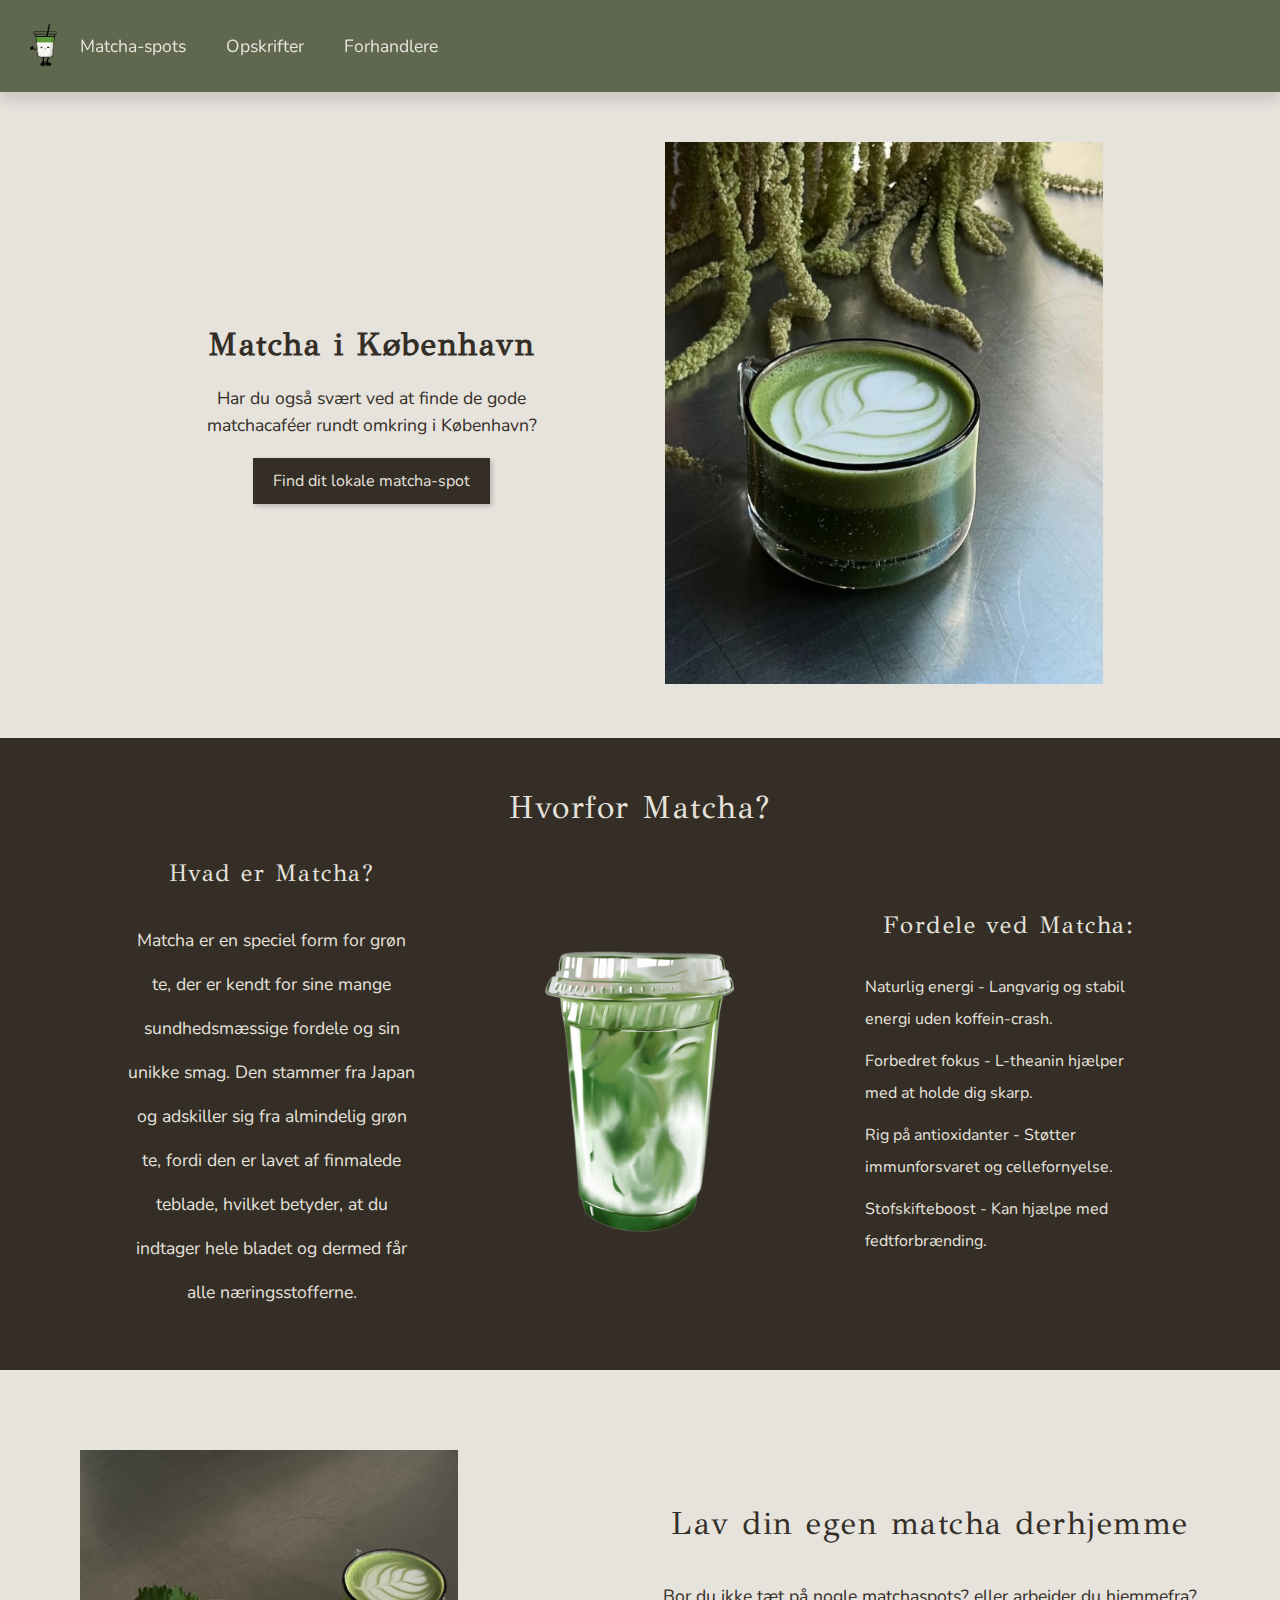
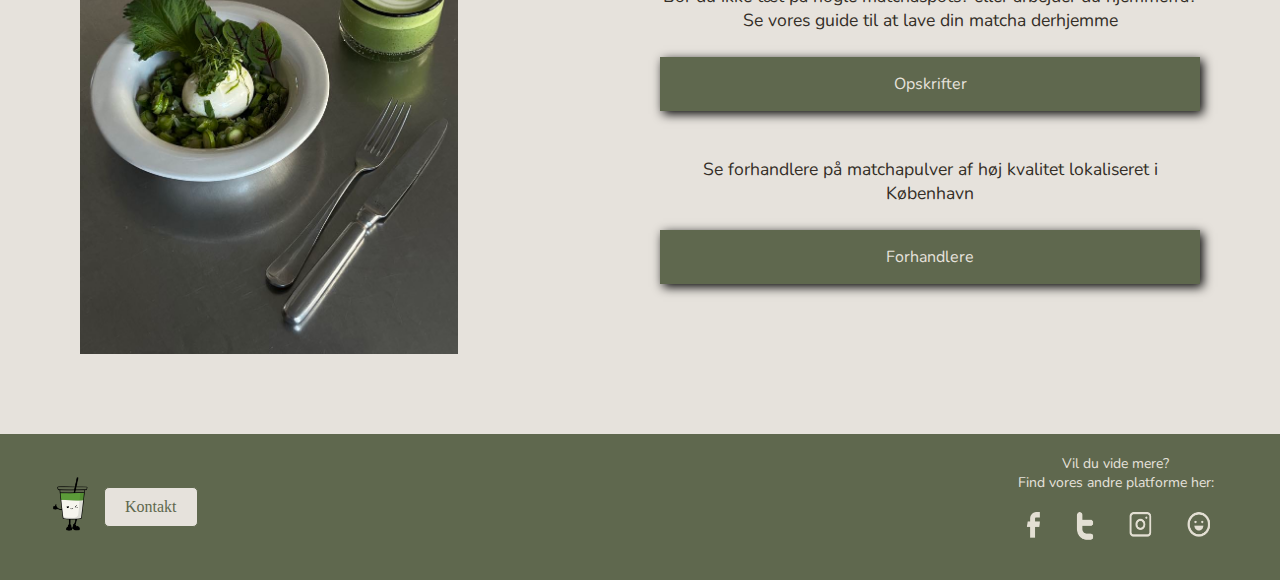
<file: html/index.html>
<!DOCTYPE html>
<html lang="da">
  <head>
    <meta charset="UTF-8" />
    <meta name="viewport" content="width=device-width, initial-scale=1.0" />
    <meta name="robots" content="noindex" />
    <link rel="stylesheet" href="../css/general.css" />
    <link rel="stylesheet" href="../css/layout.css" />
    <title>Matchaguiden</title>
    <link rel="icon" type="image/png" href="../images/logo.png" />
  </head>
  <body class="body_index">
    <header>
      <nav class="nav">
        <div class="logo">
          <a href="index.html"><img src="../images/logo.png" alt="logo" /></a>
        </div>
        <ul class="menu">
          <li><a href="matcha-spots.html">Matcha-spots</a></li>
          <li><a href="opskrifter.html">Opskrifter</a></li>
          <li><a href="forhandlere.html">Forhandlere</a></li>
        </ul>
        <div class="burger">
          <div class="line"></div>
          <div class="line"></div>
          <div class="line"></div>
        </div>
      </nav>
    </header>
    <script src="menu.js"></script>
    <main>
      <section class="forside_1">
        <div class="forside_1_text">
          <h1>Matcha i København</h1>
          <p>Har du også svært ved at finde de gode matchacaféer rundt omkring i København?</p>
          <a class="knap_1" href="matcha-spots.html">Find dit lokale matcha-spot</a>
        </div>
        <div class="forside_1_image">
          <img src="../images/479908985_1154043099602983_991621589500166492_n.jpg" alt="Matcha latte i København" />
        </div>
      </section>
      <section class="forside_2">
        <h2>Hvorfor Matcha?</h2>
        <div class="forside_2_container">
          <div class="text-box">
            <h3>Hvad er Matcha?</h3>
            <p>
              Matcha er en speciel form for grøn te, der er kendt for sine mange sundhedsmæssige fordele og sin unikke
              smag. Den stammer fra Japan og adskiller sig fra almindelig grøn te, fordi den er lavet af finmalede
              teblade, hvilket betyder, at du indtager hele bladet og dermed får alle næringsstofferne.
            </p>
          </div>
          <div class="image-box">
            <img src="../images/Screenshot 2025-03-16 at 15,39,53_processed.png" alt="iced matcha" />
          </div>
          <div class="text-box">
            <h3>Fordele ved Matcha:</h3>
            <ul>
              <li>Naturlig energi - Langvarig og stabil energi uden koffein-crash.</li>
              <li>Forbedret fokus - L-theanin hjælper med at holde dig skarp.</li>
              <li>Rig på antioxidanter - Støtter immunforsvaret og cellefornyelse.</li>
              <li>Stofskifteboost - Kan hjælpe med fedtforbrænding.</li>
            </ul>
          </div>
        </div>
      </section>
      <section class="forside_3">
        <div>
          <h2>Lav din egen matcha derhjemme</h2>
          <p>
            Bor du ikke tæt på nogle matchaspots? eller arbejder du hjemmefra? Se vores guide til at lave din matcha
            derhjemme
          </p>
          <a class="knap_2" href="opskrifter.html">Opskrifter</a>
          <p>Se forhandlere på matchapulver af høj kvalitet lokaliseret i København</p>
          <a class="knap_3" href="forhandlere.html">Forhandlere</a>
        </div>
        <img src="../images/02d09325-f557-4f73-a9c9-7eb039e2a59d.jpeg" alt="Matcha og ret" />
      </section>
    </main>
    <footer class="footer">
      <div class="footer-left">
        <a href="index.html"><img src="../images/logo.png" /></a>
        <a href="#kontakt" class="button">Kontakt</a>
      </div>
      <div class="footer-right">
        <p>Vil du vide mere? <br />Find vores andre platforme her:</p>
        <img src="../images/socials.png" alt="sociale medier" />
      </div>
    </footer>
  </body>
</html>
</file>
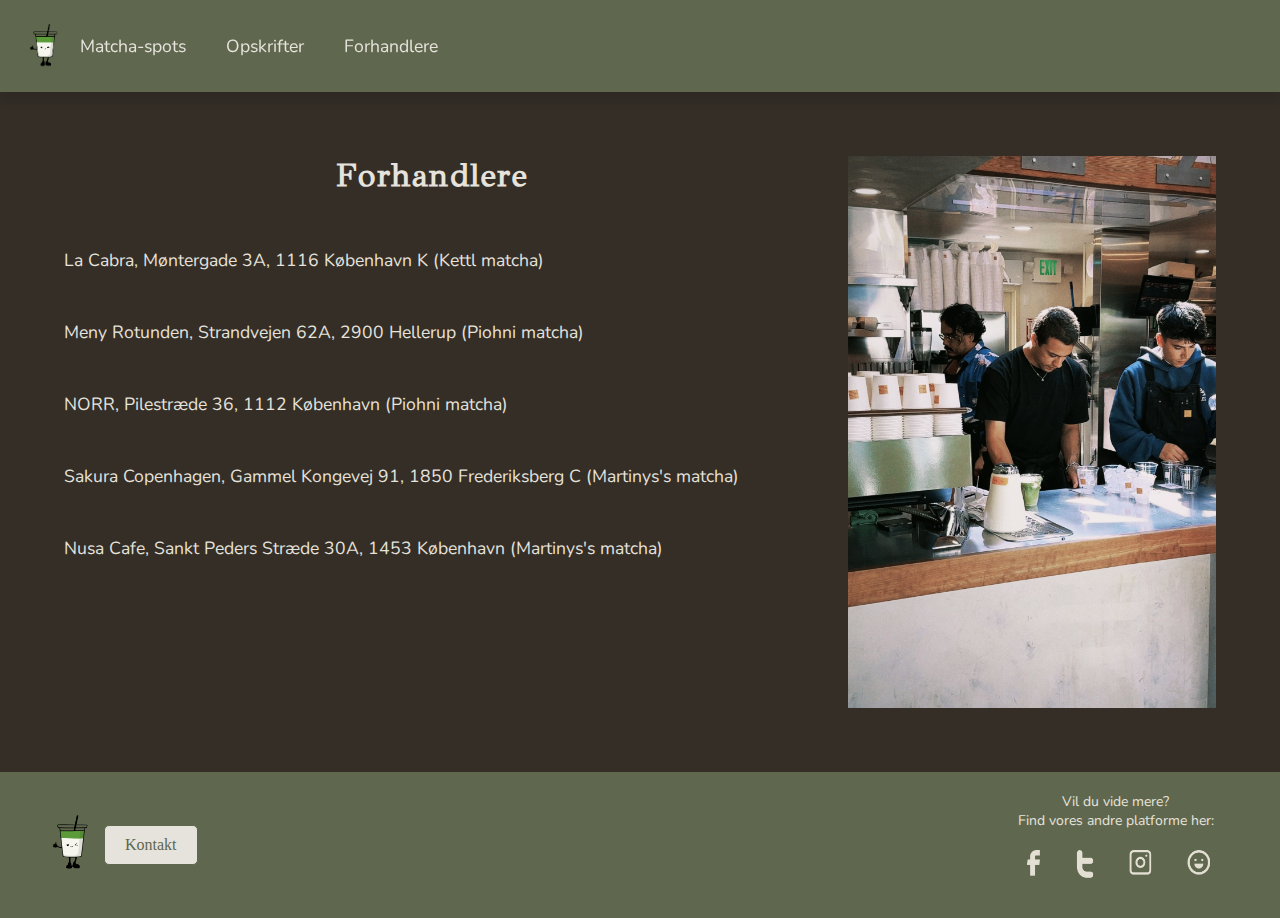
<file: html/forhandlere.html>
<!DOCTYPE html>
<html lang="da">
  <head>
    <meta charset="UTF-8" />
    <meta name="viewport" content="width=device-width, initial-scale=1.0" />
    <meta name="robots" content="noindex" />
    <link rel="stylesheet" href="../css/general.css" />
    <link rel="stylesheet" href="../css/layout.css" />
    <title>Matchaguiden</title>
    <link rel="icon" type="image/png" href="../images/logo.png" />
  </head>
  <body class="body_forhandlere">
    <header>
      <nav class="nav">
        <div class="logo">
          <a href="index.html"><img src="../images/logo.png" alt="logo" /></a>
        </div>
        <ul class="menu">
          <li><a href="matcha-spots.html">Matcha-spots</a></li>
          <li><a href="opskrifter.html">Opskrifter</a></li>
          <li><a href="forhandlere.html">Forhandlere</a></li>
        </ul>
        <div class="burger">
          <div class="line"></div>
          <div class="line"></div>
          <div class="line"></div>
        </div>
      </nav>
    </header>
    <script src="menu.js"></script>
    <main>
      <section class="forhandlere_1">
        <div>
        <h1>Forhandlere</h1>
        <p>
          <ul>
            <li>La Cabra, Møntergade 3A, 1116 København K (Kettl matcha)</li>
            <li>Meny Rotunden, Strandvejen 62A, 2900 Hellerup (Piohni matcha)</li>
            <li>NORR, Pilestræde 36, 1112 København (Piohni matcha)</li>
            <li>Sakura Copenhagen, Gammel Kongevej 91, 1850 Frederiksberg C (Martinys's matcha)</li>
            <li>Nusa Cafe, Sankt Peders Stræde 30A, 1453 København (Martinys's matcha)</li>
          </ul>
        </p>
      </div>
        <img src="../images/2025-03-06 122806.901.JPG" alt="Barista på matchacafé">
    </section>
    </main>
    <footer class="footer">
      <div class="footer-left">
        <a href="index.html"><img src="../images/logo.png" alt="logo" /></a>
        <a href="#kontakt" class="button">Kontakt</a>
      </div>
      <div class="footer-right">
        <p>Vil du vide mere? <br />Find vores andre platforme her:</p>
        <img src="../images/socials.png" alt="sociale medier" />
      </div>
    </footer>
  </body>
</html>
</file>
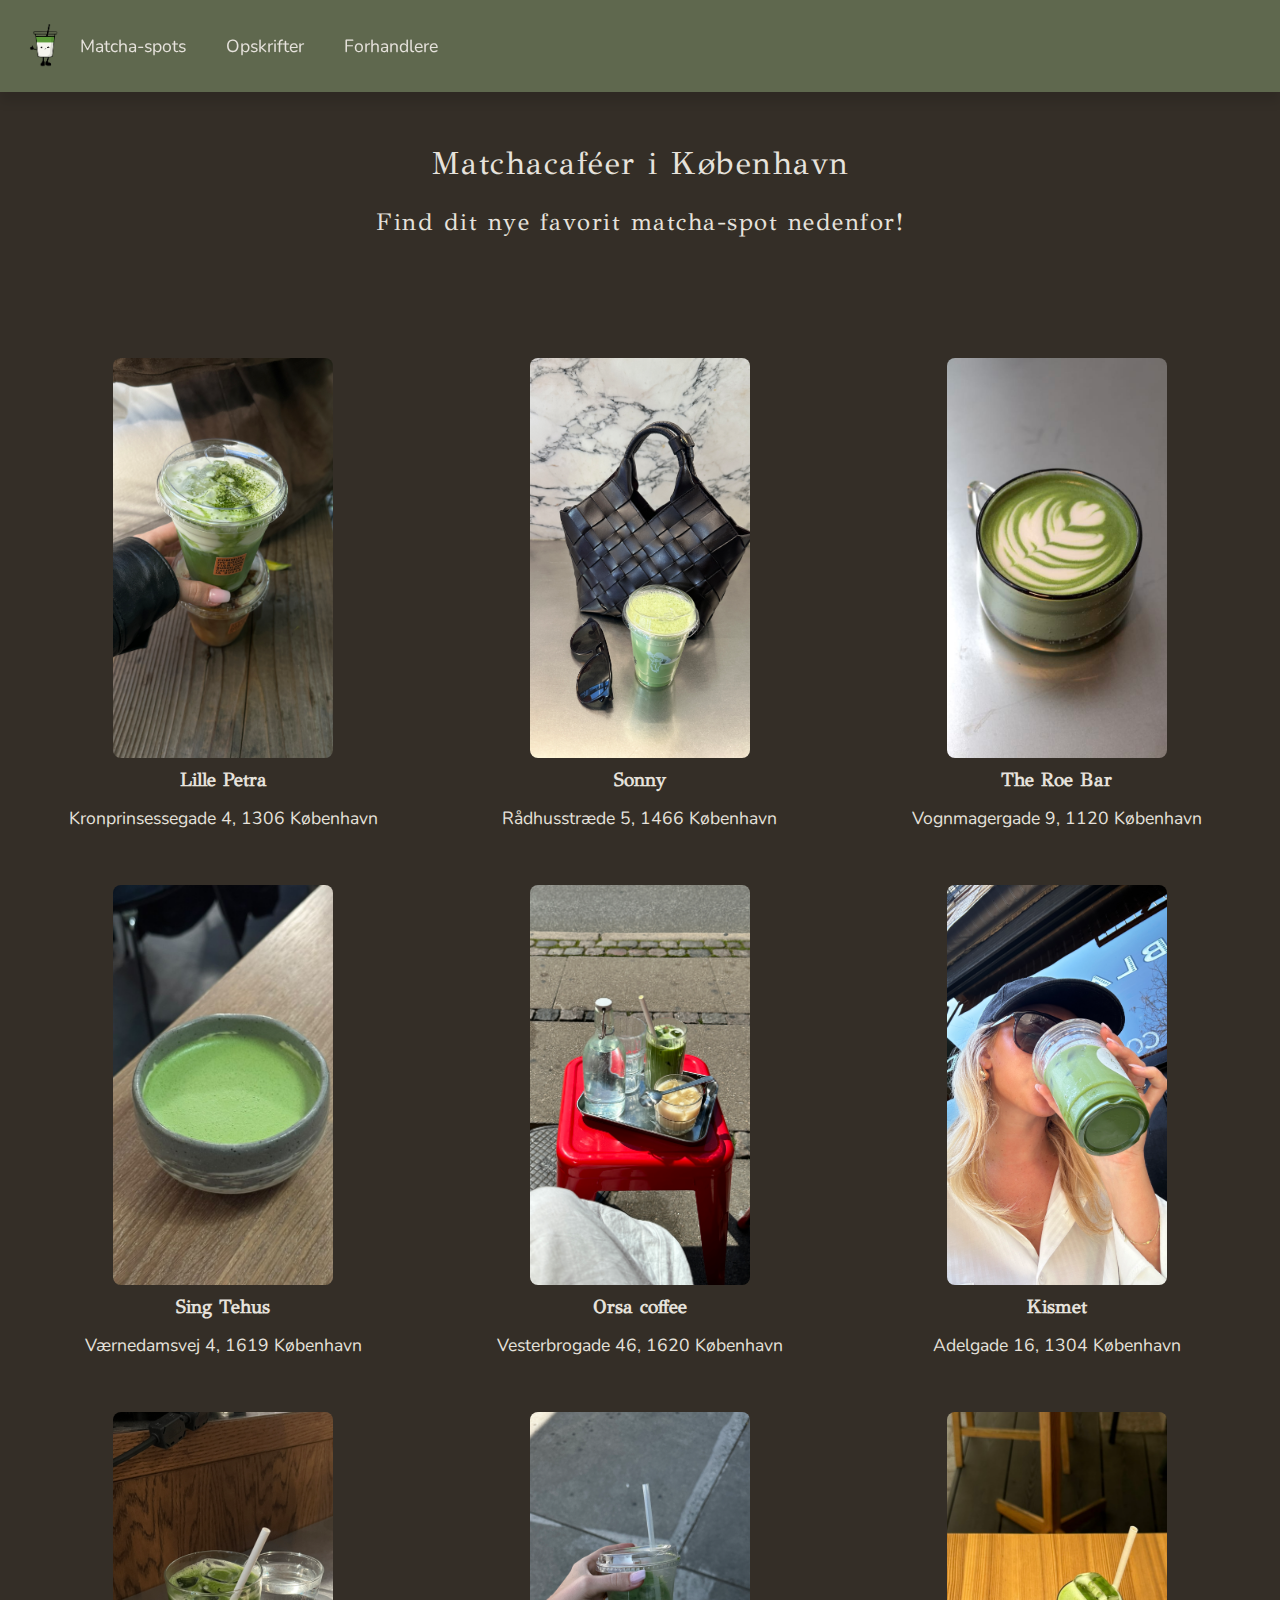
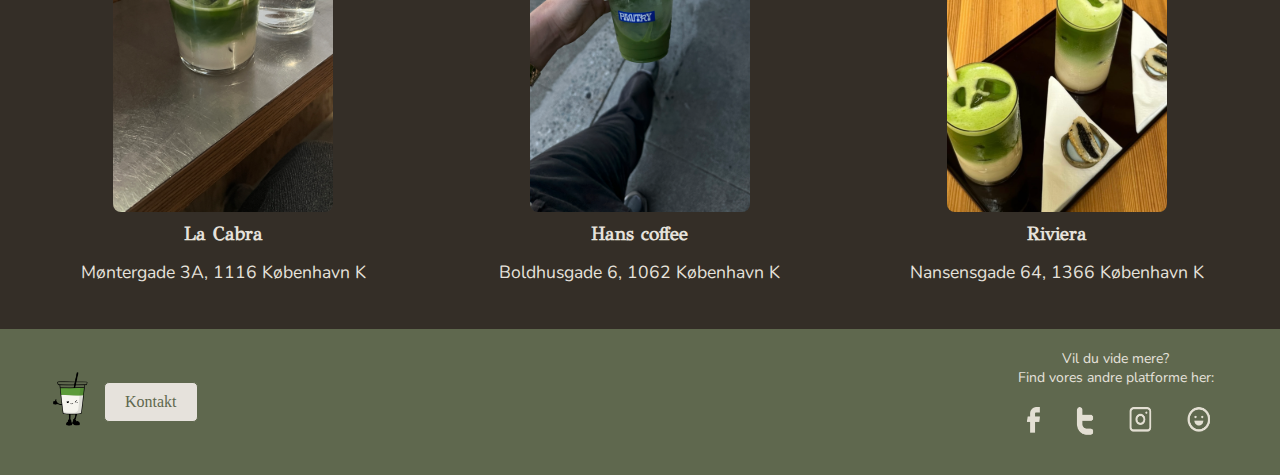
<file: html/matcha-spots.html>
<!DOCTYPE html>
<html lang="da">
  <head>
    <meta charset="UTF-8" />
    <meta name="viewport" content="width=device-width, initial-scale=1.0" />
    <meta name="robots" content="noindex" />
    <link rel="stylesheet" href="../css/general.css" />
    <link rel="stylesheet" href="../css/layout.css" />
    <title>Matchaguiden</title>
    <link rel="icon" type="image/png" href="../images/logo.png" />
  </head>
  <body class="body_matchaspots">
    <header>
      <nav class="nav">
        <div class="logo">
          <a href="index.html"><img src="../images/logo.png" alt="logo" /></a>
        </div>
        <ul class="menu">
          <li><a href="matcha-spots.html">Matcha-spots</a></li>
          <li><a href="opskrifter.html">Opskrifter</a></li>
          <li><a href="forhandlere.html">Forhandlere</a></li>
        </ul>
        <div class="burger">
          <div class="line"></div>
          <div class="line"></div>
          <div class="line"></div>
        </div>
      </nav>
    </header>
    <script src="menu.js"></script>
    <main>
      <section class="intro">
        <h1>Matchacaféer i København</h1>
        <h2>Find dit nye favorit matcha-spot nedenfor!</h2>
      </section>
      <section class="matchaspots">
        <div class="matcha-spots">
          <img src="../images/IMG_0615.jpg" alt="Matcha på Lille Petra" />
          <h4>Lille Petra</h4>
          <p>Kronprinsessegade 4, 1306 København</p>
        </div>
        <div class="matcha-spots">
          <img src="../images/IMG_7368.JPG" alt="Matcha på Sonny" />
          <h4>Sonny</h4>
          <p>Rådhusstræde 5, 1466 København</p>
        </div>
        <div class="matcha-spots">
          <img src="../images/7afaf6fe-9ab1-4a50-a6fc-8c54c18d7c0e.jpeg" alt="Matcha på The Roe Bar" />
          <h4>The Roe Bar</h4>
          <p>Vognmagergade 9, 1120 København</p>
        </div>
        <div class="matcha-spots">
          <img src="../images/480045183_518030324664327_4390111898925581853_n.jpg" alt="Matcha på Sing Tehus" />
          <h4>Sing Tehus</h4>
          <p>Værnedamsvej 4, 1619 København</p>
        </div>
        <div class="matcha-spots">
          <img src="../images/IMG_3318.jpg" alt="Matcha på Orsa coffee" />
          <h4>Orsa coffee</h4>
          <p>Vesterbrogade 46, 1620 København</p>
        </div>
        <div class="matcha-spots">
          <img src="../images/IMG_1712.jpg" alt="Matcha på Kismet" />
          <h4>Kismet</h4>
          <p>Adelgade 16, 1304 København</p>
        </div>
        <div class="matcha-spots">
          <img src="../images/IMG_3646.JPG" alt="Matcha på La Cabra" />
          <h4>La Cabra</h4>
          <p>Møntergade 3A, 1116 København K</p>
        </div>
        <div class="matcha-spots">
          <img src="../images/IMG_0457.jpg" alt="Matcha på Hans coffee" />
          <h4>Hans coffee</h4>
          <p>Boldhusgade 6, 1062 København K</p>
        </div>
        <div class="matcha-spots">
          <img src="../images/IMG_5336.jpg" alt="Matcha på Riviera" />
          <h4>Riviera</h4>
          <p>Nansensgade 64, 1366 København K</p>
        </div>
      </section>
    </main>
    <footer class="footer">
      <div class="footer-left">
        <a href="index.html"><img src="../images/logo.png" alt="logo" /></a>
        <a href="#kontakt" class="button">Kontakt</a>
      </div>
      <div class="footer-right">
        <p>Vil du vide mere? <br />Find vores andre platforme her:</p>
        <img src="../images/socials.png" alt="sociale medier" />
      </div>
    </footer>
  </body>
</html>
</file>
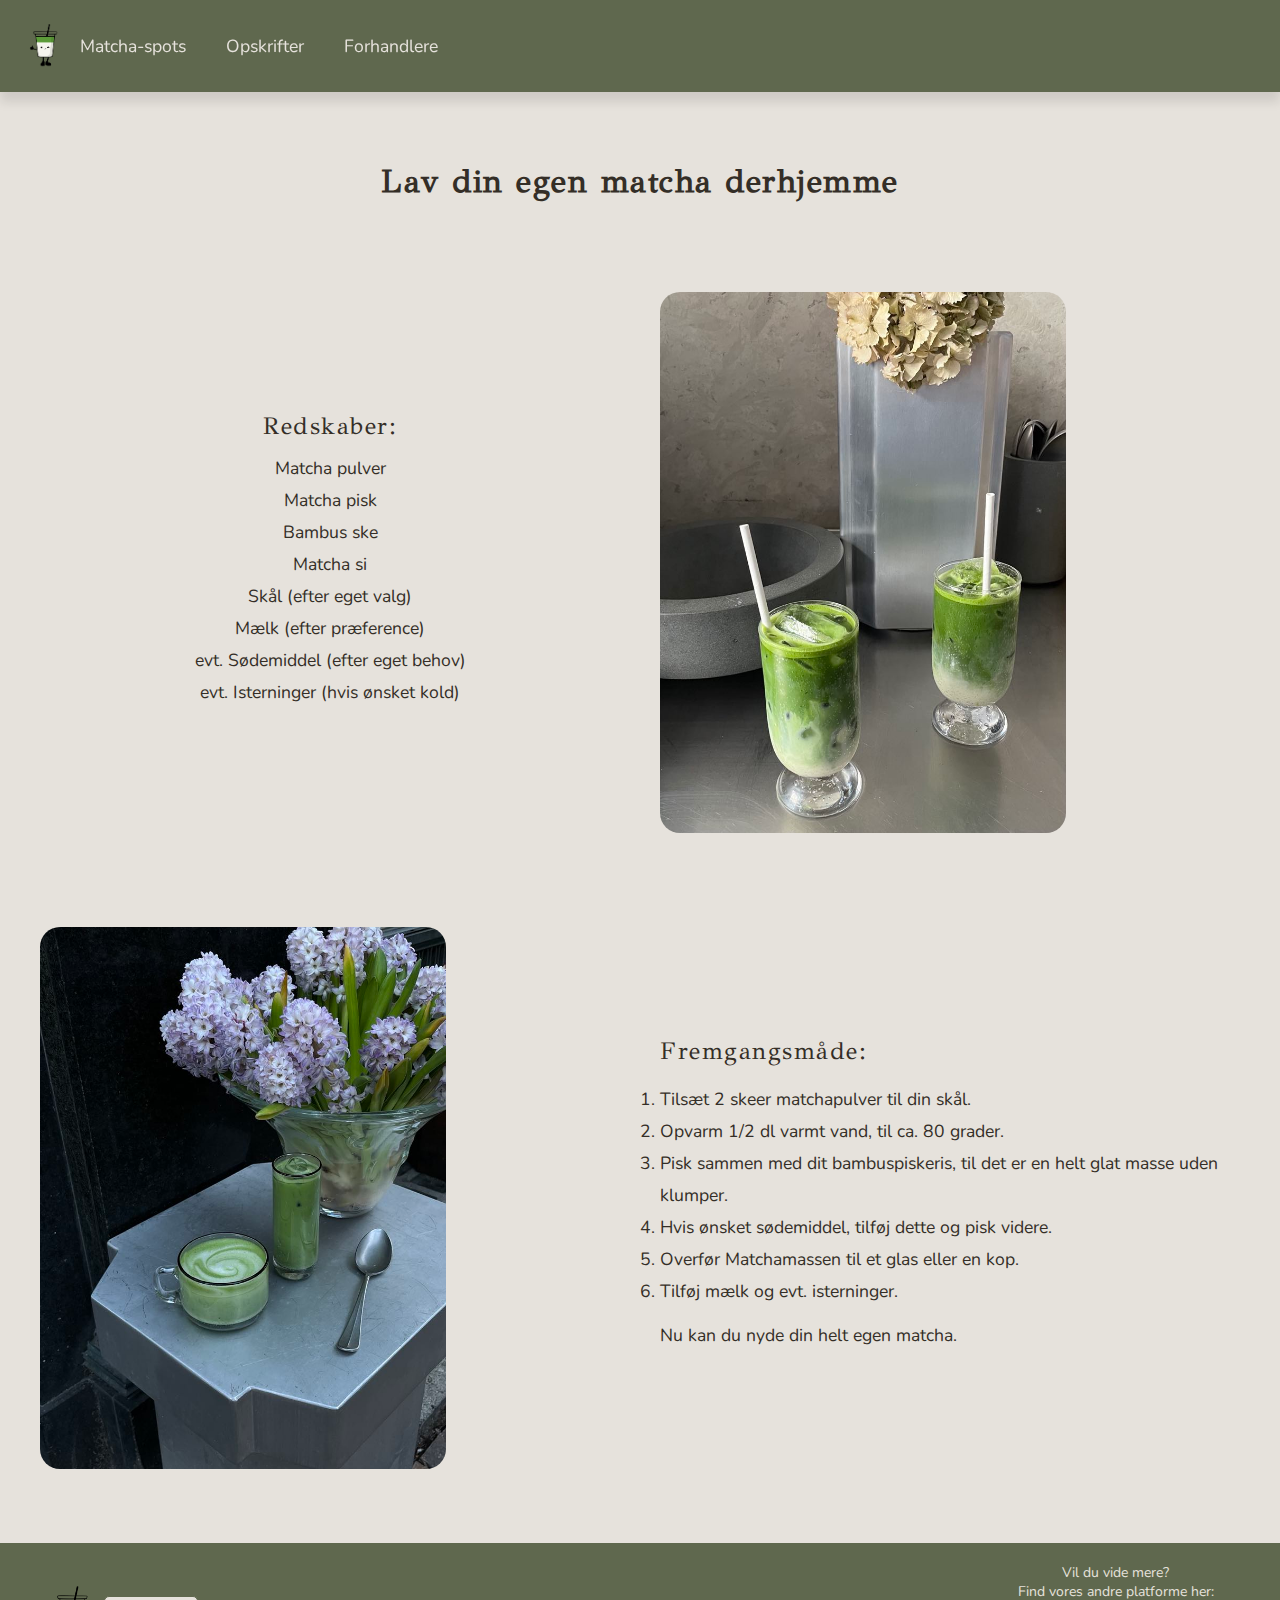
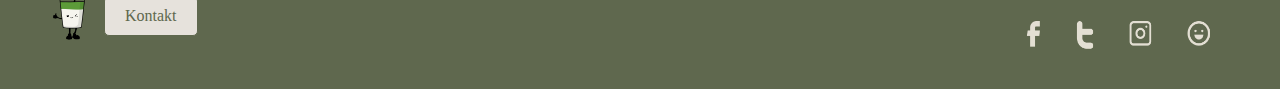
<file: html/opskrifter.html>
<!DOCTYPE html>
<html lang="da">
  <head>
    <meta charset="UTF-8" />
    <meta name="viewport" content="width=device-width, initial-scale=1.0" />
    <meta name="robots" content="noindex" />
    <link rel="stylesheet" href="../css/general.css" />
    <link rel="stylesheet" href="../css/layout.css" />
    <title>Matchaguiden</title>
    <link rel="icon" type="image/png" href="../images/logo.png" />
  </head>
  <body class="body_opskrifter">
    <header>
      <nav class="nav">
        <div class="logo">
          <a href="index.html"><img src="../images/logo.png" alt="logo" /></a>
        </div>
        <ul class="menu">
          <li><a href="matcha-spots.html">Matcha-spots</a></li>
          <li><a href="opskrifter.html">Opskrifter</a></li>
          <li><a href="forhandlere.html">Forhandlere</a></li>
        </ul>
        <div class="burger">
          <div class="line"></div>
          <div class="line"></div>
          <div class="line"></div>
        </div>
      </nav>
    </header>
    <script src="menu.js"></script>
    <main class="opskrifter">
      <h1>Lav din egen matcha derhjemme</h1>
      <section class="opskrifter_1">
        <div>
        <h2>Redskaber:</h2>
        <p>
          <ul>
            <li>Matcha pulver</li>
            <li>Matcha pisk</li>
            <li>Bambus ske</li>
            <li>Matcha si</li>
            <li>Skål (efter eget valg)</li>
            <li>Mælk (efter præference)</li>
            <li> evt. Sødemiddel (efter eget behov)</li>
            <li> evt. Isterninger (hvis ønsket kold)</li>
          </ul>
        </p>
      </div>
      <div>
        <img src="../images/0bac853d-3767-44ec-8949-f8a78e7b9f00.jpeg" alt="matcha på en café">
      </div>
    </section>
    <section class="opskrifter_2">
      <div>
        <h2>Fremgangsmåde:</h2>
        <p>
          <ol>
            <li>Tilsæt 2 skeer matchapulver til din skål.</li>
            <li>Opvarm 1/2 dl varmt vand, til ca. 80 grader.</li>
            <li>Pisk sammen med dit bambuspiskeris, til det er en helt glat masse uden klumper.</li>
            <li>Hvis ønsket sødemiddel, tilføj dette og pisk videre.</li>
            <li>Overfør Matchamassen til et glas eller en kop.</li>
            <li>Tilføj mælk og evt. isterninger.</li>
          </ol>
          <p>Nu kan du nyde din helt egen matcha.</p>
        </p>
      </div>
      <div>
        <img src="../images/96fdf066-96c0-4f83-be97-441a6d764b8c.jpeg" alt="varm og kold matcha">
      </div>
    </section>
    </main>
    <footer class="footer">
      <div class="footer-left">
        <a href="index.html"><img src="../images/logo.png" alt="logo" /></a>
        <a href="#kontakt" class="button">Kontakt</a>
      </div>
      <div class="footer-right">
        <p>Vil du vide mere? <br />Find vores andre platforme her:</p>
        <img src="../images/socials.png" alt="sociale medier" />
      </div>
    </footer>
  </body>
</html>
</file>
<file: css/general.css>
@font-face {
    font-family: nunito;
    src: url(../fonts/Nunito-VariableFont_wght.ttf);
}
@font-face {
    font-family: didot;
    src: url(../fonts/GFSDidot-Regular.ttf);
}
    * {
        padding: 0;
        margin: 0;
    }
    body {
        margin: 0;
        padding: 0;
        height: 100%; 
        width: 100% 
    }

.body_matchaspots {
    background-color: #342E27;
}
.body_opskrifter {
    background-color: #E6E2DC;
}
.body_forhandlere {
    background-color: #342E27;
}
.body_index {
    background-color: #E6E2DC;
}

/* fonts */
    h1,h2 {
    font-family: didot;
}
h3 {
    font-family: didot;
}
h4 {
    font-family: didot;
    font-weight: bold;
}
p {
    font-family: nunito;
}
ul,ol {
    font-family: nunito;
}
/* header */

.logo img {
    height: 3.5rem; 
    width: auto; 
    vertical-align: middle; 
}

header {
    position: sticky;
    top: 0;
    display: flex;
    justify-content: space-between;
    align-items: center;
    padding: 20px;
    background-color: #5F684E;
    box-shadow: 0 10px 10px rgba(0, 0, 0, 0.1);
  }
  
  .logo img {
    width: 50px;
    height: 50px;
  }
  
  nav {
    display: flex;
    align-items: center;
  }
  
  .menu {
    display: flex;
    list-style: none;
    margin: 0;
    padding: 0;
  }
  
  .menu li {
    margin-right: 20px;
  }
  
  .menu li:last-child {
    margin-right: 0;
  }
  
  .menu a {
    display: block;
    padding: 10px;
    color: #E6E2DC;
    text-decoration: none;
    transition: color 0.3s;
    text-align: end;
  }
  
  .menu a:hover {
    color: #342E27;
  }
  
  .burger {
    width: 30px;
    height: 20px;
    cursor: pointer;
  }
  
  .burger .line {
    width: 100%;
    height: 2px;
    background-color: #E6E2DC;
    margin-bottom: 5px;
    transition: 0.2s linear;
  }
  .burger {
    display: none;
  }

/* index */
.forside_1 {
    background-color: #E6E2DC; 
    display: flex;
    align-items: center;
    justify-content: center;
    gap: 50px;
    padding: 50px 10%;
  }
  
  .forside_1_text {
    flex: 1;
    text-align: center;
    max-width: 400px;
  }
  
  .forside_1_text h1 {
    font-size: 2rem;
    color: #342E27; 
    margin-bottom: 20px;
  }
  .forside_1_text p {
    font-size: 1.1rem;
    color: #342E27; 
    margin-bottom: 20px;
    line-height: 1.5;
  }
.knap_1 {
    background-color: #342E27; 
    color: #E6E2DC; 
    font-family: nunito;
    text-decoration: none;
    box-shadow:3px 3px 10px rgb(0, 0, 0);
}
.knap_1:hover {
    background-color: #5F684E;
  }
.forside_2 {
    background-color: #342E27; 
    color: #E6E2DC; 
    text-align: center;
    padding: 50px 10%;
  }
  .forside_2 p {
    line-height: 2.5;
    font-size: 1.1rem;
}

.forside_2 li {
    margin-bottom: 20px; 
    font-size: 1.1rem;
}

.forside_2 h2 {
    font-size: 2rem;
    margin-bottom: 30px;
    text-align: center;
  }

.forside_2 h3 {
    font-size: 1.5rem;
    margin-bottom: 30px;
    font-weight: lighter;
    text-align: center;
}
.forside_3 {
    background-color: #E6E2DC;
    color: #342E27;
    text-align: center;
}
.knap_2 {
    display:inline-block;
    background-color: #5F684E;
    color: #E6E2DC;
    text-decoration: none;
    padding:1rem;
    box-shadow:3px 3px 10px rgb(0, 0, 0);
    margin-bottom:1rem;
    font-family: nunito;
    
}
.knap_2:hover {
    background-color:#342E27;
  }
.knap_3 {
    display:inline-block;
    background-color: #5F684E;
    color: #E6E2DC;
    text-decoration: none;
    padding:1rem;
    box-shadow:3px 3px 10px rgb(0, 0, 0);
    margin-bottom:1rem;
    font-family: nunito;
}
.knap_3:hover {
    background-color:#342E27;
  }
/* matcha-spots */

.intro h1 {
    font-size: 2rem;
    margin-bottom: 20px; 
    line-height: 1.4;
    font-weight: lighter;
}

.matchaspots, .intro {
    background-color: #342E27;
    color:#E6E2DC;
}

.matcha-spots img {
    width: 60%; 
    height: 400px; 
    object-fit: cover; 
    border-radius: 8px;
}
/* opskrifter */
.opskrifter {
    background-color: #E6E2DC
}
.opskrifter h1 {
    text-align: center;
    color: #342E27;
    margin: 50px auto;
    padding: 20px;
}
.opskrifter_1, .opskrifter_2 {
    background-color: #E6E2DC; 
    color: #342E27;
}

.opskrifter_1 div, .opskrifter_2 div {
    flex: 1;
}

.opskrifter_1 img, .opskrifter_2 img {
    max-width: 70%;
    height: auto;
    border-radius: 20px;
}


h2 {
    font-size: 1.5rem;
    font-weight: 400;
    margin-bottom: 10px;
}

ul {
    list-style-type: none; 
}

li {
    font-size: 1.1rem;
    line-height: 2rem;
}
p {
    font-size: 1.1rem;
}
.opskrifter_1 h2, .opskrifter_1 ul {
    text-align: center;
}
.opskrifter_2 p {
    text-align: left;
    margin-top: 1rem;
}

/* forhandlere */
.forhandlere_1 {
    background-color: #342E27;
    color: #E6E2DC;
}
.forhandlere_1 img {
    width: 100%;
    max-width: 600px;
}

.forhandlere_1 h1 {
    text-align: center;
    font-size: 2rem;
    margin-bottom: 3rem;
}

.forhandlere_1 ul {
    list-style: none;
    padding: 0;
    font-size: 1.1rem;
    line-height: 2;
}
.forhandlere_1 li {
    margin-bottom: 2.5rem
}
h1, h2, h3 {
    letter-spacing: 1.5px;
}
/* footer */
footer {
    background-color: #5F684E; 
    color: #E6E2DC; 
    display: flex;
    justify-content: space-between; 
    align-items: center;
    padding: 20px 40px;
    position: relative;
    bottom: 0;
    width: 100%;
    box-sizing: border-box; 
}


.footer-left {
    display: flex;
    align-items: center;
}

.footer-left h1 {
    font-size: 28px;
    margin: 0;
    padding-right: 20px;
}

.footer-left .button {
    background-color: #E6E2DC;
    color: #5F684E;
    padding: 10px 20px;
    border-radius: 5px;
    text-decoration: none;
    font-size: 16px;
    border: 1px solid #5F684E;
}

.footer-left .button:hover {
    background-color: #342E27;
}


.footer img {
    height: 4rem; 
    width: auto; 
}
.footer-right {
    text-align: right;
}

.footer-right p {
    margin: 0;
    font-size: 14px;
}
@media screen and (max-width: 800px) {
    .menu {
      display: none;
    }
    .burger {
      display: block;
    }
    .burger.active .line:nth-child(1) {
      transform: rotate(45deg) translate(5px, 5px);
      transition: 0.2s linear;
    }
  
    .burger.active .line:nth-child(2) {
      opacity: 0;
      transition: 0.15s linear;
    }
  
    .burger.active .line:nth-child(3) {
      transform: rotate(-45deg) translate(5px, -5px);
      transition: 0.2s linear;
    }
  
    nav.active .menu {
      display: block;
      background-color: #5F684E;
      position: absolute;
      top: 94px;
      left: 0;
      width: 50%;
      box-shadow: 0 10px 10px rgba(0, 0, 0, 0.1);
      z-index: 1;

    }
  
    nav.active .menu li {
      margin: 10px 20px;
    }
  
    nav.active .menu a {
      font-size: 20px;
    }
  }
</file>
<file: css/layout.css>
@media (width>1200px) {


    /* index */
  .knap_1 {
    display: inline-block;
    padding: 12px 20px;
    font-size: 1rem;
    box-shadow: 2px 2px 5px rgba(0, 0, 0, 0.2);
  }
  .forside_1 {
    display: grid; 
    grid-template-columns: 1fr 1fr;
    justify-items: center; 
    align-items: center; 
}
  
  .forside_1_image img {
    width: 90%;
  }

  
  .forside_2_container {
    display: flex;
    align-items: center;
    justify-content: space-between;
    gap: 50px; 
  }
  
  .text-box {
    flex: 1;
    text-align: left;
    font-size: 1.1rem;
    font-family: nunito;
    max-width: 400px;
  }
  
  .image-box img {
    width: 100%;
    max-width: 350px; 
    border-radius: 20px; 
    display: block;
    margin: auto;
    /* box-shadow: 0 4px 10px rgba(0, 0, 0, 0.3); */
  }
 
  .text-box ul {
    list-style: none; 
    padding: 0;
  }
  
  .text-box ul li {
    margin-bottom: 10px;
    font-size: 1rem;
  }
  .forside_3 {
    display: grid;
    grid-template-columns: 1fr 1fr; 
    align-items: center; 
    gap: 40px; 
    background-color: #E6E2DC; 
    padding: 80px;
}

.forside_3 img {
    width: 70%; 
    height: auto;
    order: -1;
}

.forside_3 div {
    display: flex;
    flex-direction: column;
    gap: 20px; 
}

.forside_3 h2 {
    font-size: 2rem;
}

.forside_3 p {
    font-size: 1.1rem;
}

  /* matcha-spots */
  .matchaspots {
    display: grid;
    grid-template-columns: 1fr 1fr 1fr;
    align-items: center;
    gap: 50px;
    padding: 40px;
    margin-top: 50px;
  }
  .matcha-spots {
    display: flex;
    flex-direction: column;
    align-items: center; 
    justify-content: center;
    text-align: center;
    width: 100%;
}

  .matcha-spots h4, p {
    text-align: center;
    margin-bottom: 5px;
    margin-top: 10px;
  }
  .matcha-spots h4 {
    font-size: larger;
  }

  .intro {
    text-align: center;
    padding: 20px;
    margin-top: 30px;
}


  /* opskrifter */
  .opskrifter_1, .opskrifter_2 {
    display: flex;
    align-items: center;
    max-width: 1200px;
    gap: 40px;
    margin: 50px auto;
    padding: 20px;
}
.opskrifter_2 {
    flex-direction: row-reverse; 
}
/* forhandlere */
.forhandlere_1 {
    display: grid;
    grid-template-columns: 2fr 1fr;
    gap: 3rem;
    padding: 4rem;
}

}
/* mobilversion */
@media (width<800px) {
    /* header */

    h1 {
        font-size: 1.5rem;
    }

    h2 {
        font-size: 1.2rem;
        padding-top: 20px;
    }


    h3 {
        font-size: 1rem
    }

    h4 {
        font-size: 1rem; 
        text-align: center;
    }
    p {
        font-size: 0.8rem;
        line-height: 1.8;
    }
    /* Index */
    .forside_1 {
        flex-direction: column; 
        padding: 40px 5%;
    }

    .forside_1_text h1 {
        font-size: 1.5rem; 
        margin-bottom: 15px;
    }

    .forside_1_text p {
        font-size: 0.8rem; 
        margin-bottom: 15px;
    }
    .forside_1 img, .forside_2 img, .forside_3 img {
        width: 90%;
        max-width: 100%;
        height: auto;
        display: block; 
        margin: 0 auto; 
        padding: 30px;
    }
    
    p {
        padding: 20px;
    }

    .knap_1, .knap_2, .knap_3 {
        font-size: 0.8rem;
        padding: 10px 15px;
    }

    .forside_2 {
        padding: 30px 10%;
        text-align: center;
    }

    .text-box p, .text-box li {
        font-size: 0.8rem; 
    }


    /* Matcha-spots */
    .matchaspots {
        gap: 30px;
        padding: 20px;
        text-align: center; }

    .matcha-spots img {
        padding: 20px;
        width: 70%; 
        align-items: center;
    
    }

   .intro h1, .intro h2 {
    text-align: center;
   }
   .intro h1 {
    font-size: 1.5rem;
    margin-top: 20px;
   }
   .intro h2 {
    font-size: 1.2rem;
   }

    .matcha-spots h4 {
        font-size: 1rem; 
        text-align: center;
    }
    .matcha-spots p {
        font-size: 0.8rem; 
        text-align: center;
    }

    /* Opskrifter */
    .opskrifter_1, .opskrifter_2 {
        gap: 20px;
    }


    .opskrifter_2 h2, .opskrifter_1 h2  {
        font-size: 1.2rem;
    }


    .opskrifter_2 ul, .opskrifter_2 ol, .opskrifter_2 p {
        font-size: 0.8rem;
    }
  
    .opskrifter_1, .opskrifter_2 {
        gap: 20px;
    }

    .opskrifter_1 ul, .opskrifter_2 ul,
.opskrifter_1 ol, .opskrifter_2 ol, .opskrifter_2 h2, .opskrifter_2 p {
    list-style-type: none; 
    padding: 0; 
    margin: 0 auto; 
    text-align: center; 
     }

    .opskrifter_1 img, .opskrifter_2 img {
        width: 60%; 
        max-width: 100%; 
        height: auto;
        display: block; 
        margin: 0 auto; 
        padding: 30px;
    }

    /* Forhandlere */
    .forhandlere_1 {
        grid-template-columns: 1fr; 
        padding: 2rem;
    }

    /* Footer */
    footer {
        flex-direction: column;
        align-items: center;
        padding: 20px 10px;
    }

    .footer-left,
    .footer-right {
        text-align: center;
        margin-bottom: 20px;
    }

    .footer-left h1 {
        font-size: 1.8rem;
        margin-bottom: 10px;
    }

    /* Buttons */
    .footer-left .button {
        font-size: 1rem;
        padding: 8px 15px;
    }
 
}
</file>
